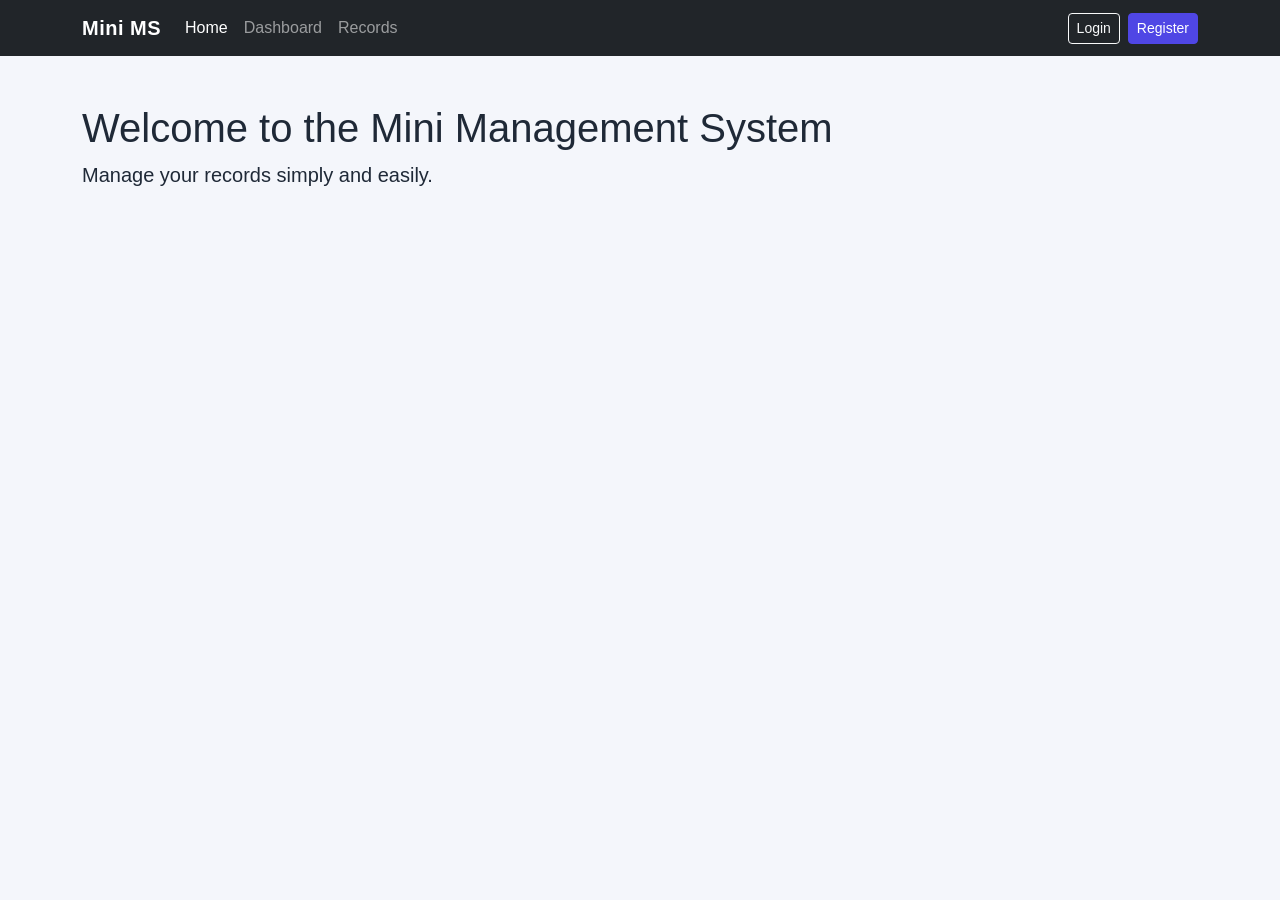
<file: frontend/index.html>
<!DOCTYPE html>
<html lang="en">
<head>
  <meta charset="UTF-8">
  <meta name="viewport" content="width=device-width, initial-scale=1">
  <title>Home | Mini Management System</title>
  <link href="https://cdn.jsdelivr.net/npm/bootstrap@5.3.3/dist/css/bootstrap.min.css" rel="stylesheet">
  <link rel="stylesheet" href="css/style.css">
</head>
<body>

  <!-- NAVBAR (copy this block into every page) -->
  <nav class="navbar navbar-expand-lg navbar-dark bg-dark">
    <div class="container">
      <a class="navbar-brand" href="index.html">Mini MS</a>
      <button class="navbar-toggler" type="button" data-bs-toggle="collapse"
              data-bs-target="#mainNav" aria-controls="mainNav"
              aria-expanded="false" aria-label="Toggle navigation">
        <span class="navbar-toggler-icon"></span>
      </button>
      <div class="collapse navbar-collapse" id="mainNav">
        <ul class="navbar-nav me-auto">
          <li class="nav-item"><a class="nav-link active" href="index.html">Home</a></li>
          <li class="nav-item"><a class="nav-link" href="dashboard.html">Dashboard</a></li>
          <li class="nav-item"><a class="nav-link" href="records.html">Records</a></li>
        </ul>
        <a class="btn btn-outline-light btn-sm me-2" href="login.html">Login</a>
        <a class="btn btn-primary btn-sm" href="register.html">Register</a>
      </div>
    </div>
  </nav>

  <main class="container py-5">
    <h1>Welcome to the Mini Management System</h1>
    <p class="lead">Manage your records simply and easily.</p>
  </main>

  <script src="https://cdn.jsdelivr.net/npm/bootstrap@5.3.3/dist/js/bootstrap.bundle.min.js"></script>
  <script src="js/main.js"></script>
</body>
</html>
</file>
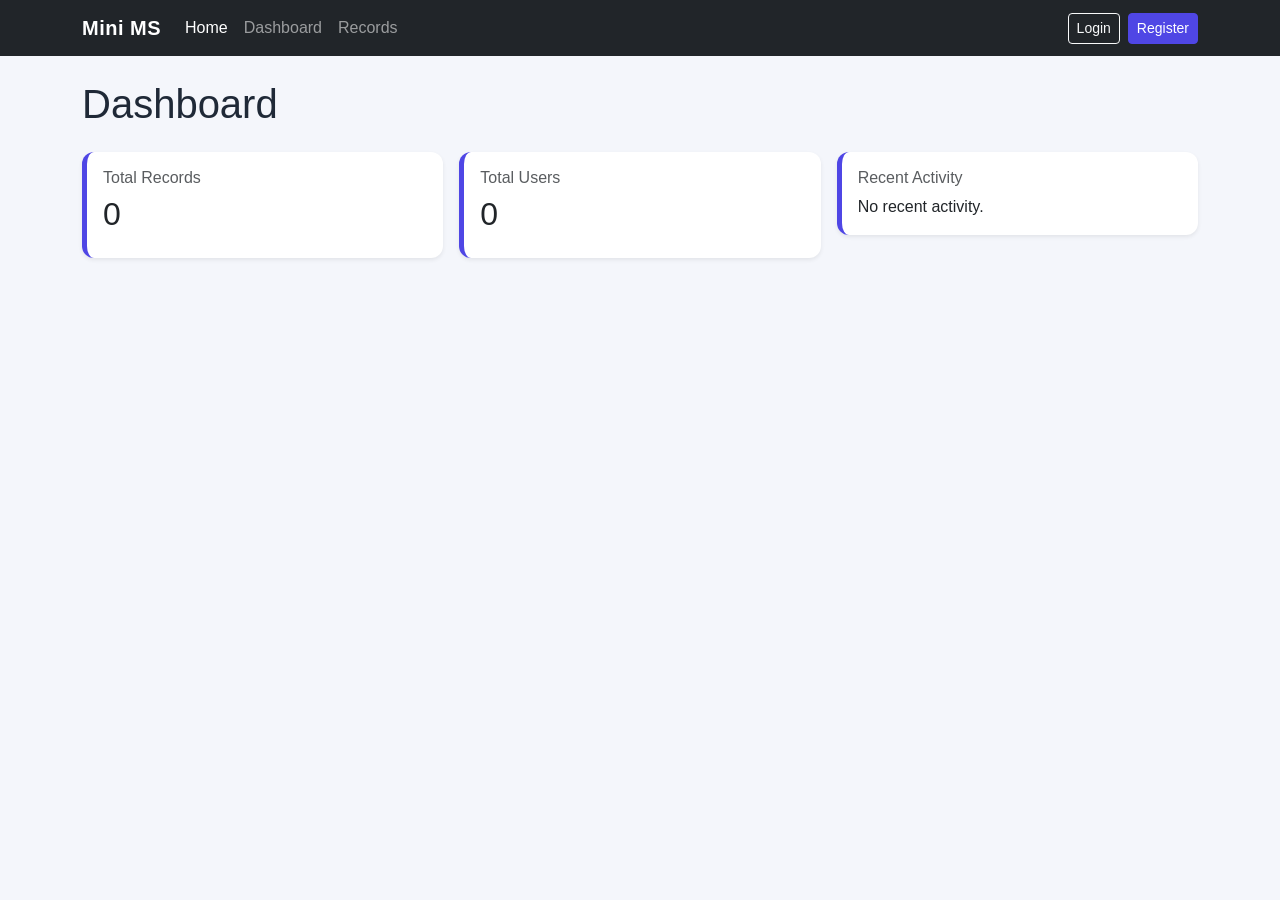
<file: frontend/dashboard.html>
<!DOCTYPE html>
<html lang="en">
<head>
  <meta charset="UTF-8">
  <meta name="viewport" content="width=device-width, initial-scale=1">
  <title>Home | Mini Management System</title>
  <link href="https://cdn.jsdelivr.net/npm/bootstrap@5.3.3/dist/css/bootstrap.min.css" rel="stylesheet">
  <link rel="stylesheet" href="css/style.css">
</head>
<body>

  <!-- NAVBAR (copy this block into every page) -->
  <nav class="navbar navbar-expand-lg navbar-dark bg-dark">
    <div class="container">
      <a class="navbar-brand" href="index.html">Mini MS</a>
      <button class="navbar-toggler" type="button" data-bs-toggle="collapse"
              data-bs-target="#mainNav" aria-controls="mainNav"
              aria-expanded="false" aria-label="Toggle navigation">
        <span class="navbar-toggler-icon"></span>
      </button>
      <div class="collapse navbar-collapse" id="mainNav">
        <ul class="navbar-nav me-auto">
          <li class="nav-item"><a class="nav-link active" href="index.html">Home</a></li>
          <li class="nav-item"><a class="nav-link" href="dashboard.html">Dashboard</a></li>
          <li class="nav-item"><a class="nav-link" href="records.html">Records</a></li>
        </ul>
        <a class="btn btn-outline-light btn-sm me-2" href="login.html">Login</a>
        <a class="btn btn-primary btn-sm" href="register.html">Register</a>
      </div>
    </div>
  </nav>

  <main class="container py-4">
  <h1 class="mb-4">Dashboard</h1>
  <div class="row g-3">
    <div class="col-12 col-md-6 col-lg-4">
      <div class="card summary-card shadow-sm">
        <div class="card-body">
          <h6 class="text-muted">Total Records</h6>
          <h2 id="totalRecords">0</h2>
        </div>
      </div>
    </div>
    <div class="col-12 col-md-6 col-lg-4">
      <div class="card summary-card shadow-sm">
        <div class="card-body">
          <h6 class="text-muted">Total Users</h6>
          <h2 id="totalUsers">0</h2>
        </div>
      </div>
    </div>
    <div class="col-12 col-md-12 col-lg-4">
      <div class="card summary-card shadow-sm">
        <div class="card-body">
          <h6 class="text-muted">Recent Activity</h6>
          <p id="recentActivity" class="mb-0">No recent activity.</p>
        </div>
      </div>
    </div>
  </div>
</main>
</file>
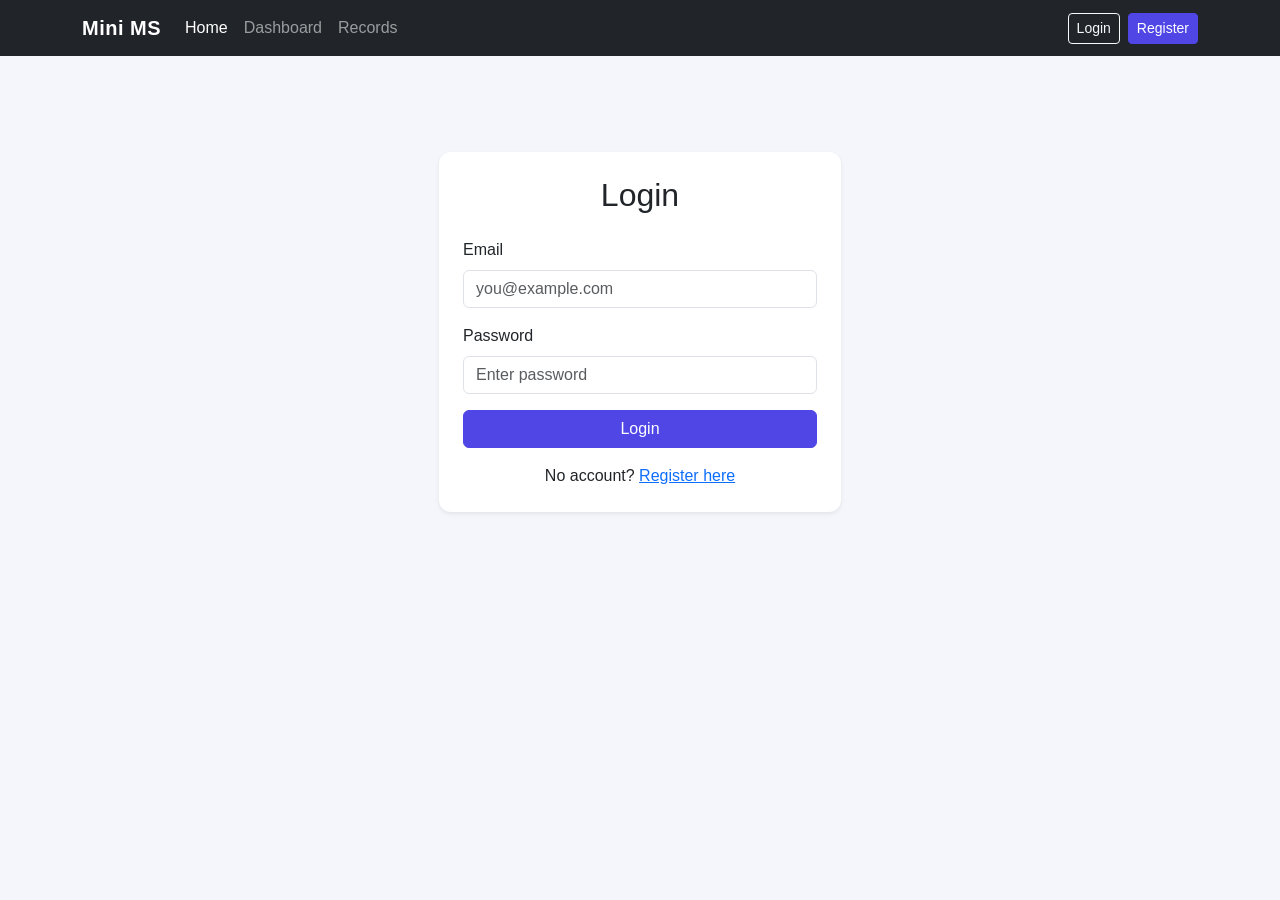
<file: frontend/login.html>
<!DOCTYPE html>
<html lang="en">
<head>
  <meta charset="UTF-8">
  <meta name="viewport" content="width=device-width, initial-scale=1">
  <title>Home | Mini Management System</title>
  <link href="https://cdn.jsdelivr.net/npm/bootstrap@5.3.3/dist/css/bootstrap.min.css" rel="stylesheet">
  <link rel="stylesheet" href="css/style.css">
</head>
<body>

  <!-- NAVBAR (copy this block into every page) -->
  <nav class="navbar navbar-expand-lg navbar-dark bg-dark">
    <div class="container">
      <a class="navbar-brand" href="index.html">Mini MS</a>
      <button class="navbar-toggler" type="button" data-bs-toggle="collapse"
              data-bs-target="#mainNav" aria-controls="mainNav"
              aria-expanded="false" aria-label="Toggle navigation">
        <span class="navbar-toggler-icon"></span>
      </button>
      <div class="collapse navbar-collapse" id="mainNav">
        <ul class="navbar-nav me-auto">
          <li class="nav-item"><a class="nav-link active" href="index.html">Home</a></li>
          <li class="nav-item"><a class="nav-link" href="dashboard.html">Dashboard</a></li>
          <li class="nav-item"><a class="nav-link" href="records.html">Records</a></li>
        </ul>
        <a class="btn btn-outline-light btn-sm me-2" href="login.html">Login</a>
        <a class="btn btn-primary btn-sm" href="register.html">Register</a>
      </div>
    </div>
  </nav>
  
  <main class="container auth-container py-5">

<main class="container auth-container py-5">
  <div class="card shadow-sm">
    <div class="card-body p-4">
      <h2 class="text-center mb-4">Login</h2>
      <form id="loginForm">
        <div class="mb-3">
          <label for="email" class="form-label">Email</label>
          <input type="email" class="form-control" id="email" name="email"
                 placeholder="you@example.com" required>
        </div>
        <div class="mb-3">
          <label for="password" class="form-label">Password</label>
          <input type="password" class="form-control" id="password" name="password"
                 placeholder="Enter password" required>
        </div>
        <button type="submit" class="btn btn-primary w-100" id="loginBtn">Login</button>
      </form>
      <p class="text-center mt-3 mb-0">No account? <a href="register.html">Register here</a></p>
    </div>
  </div>
</main>
</file>
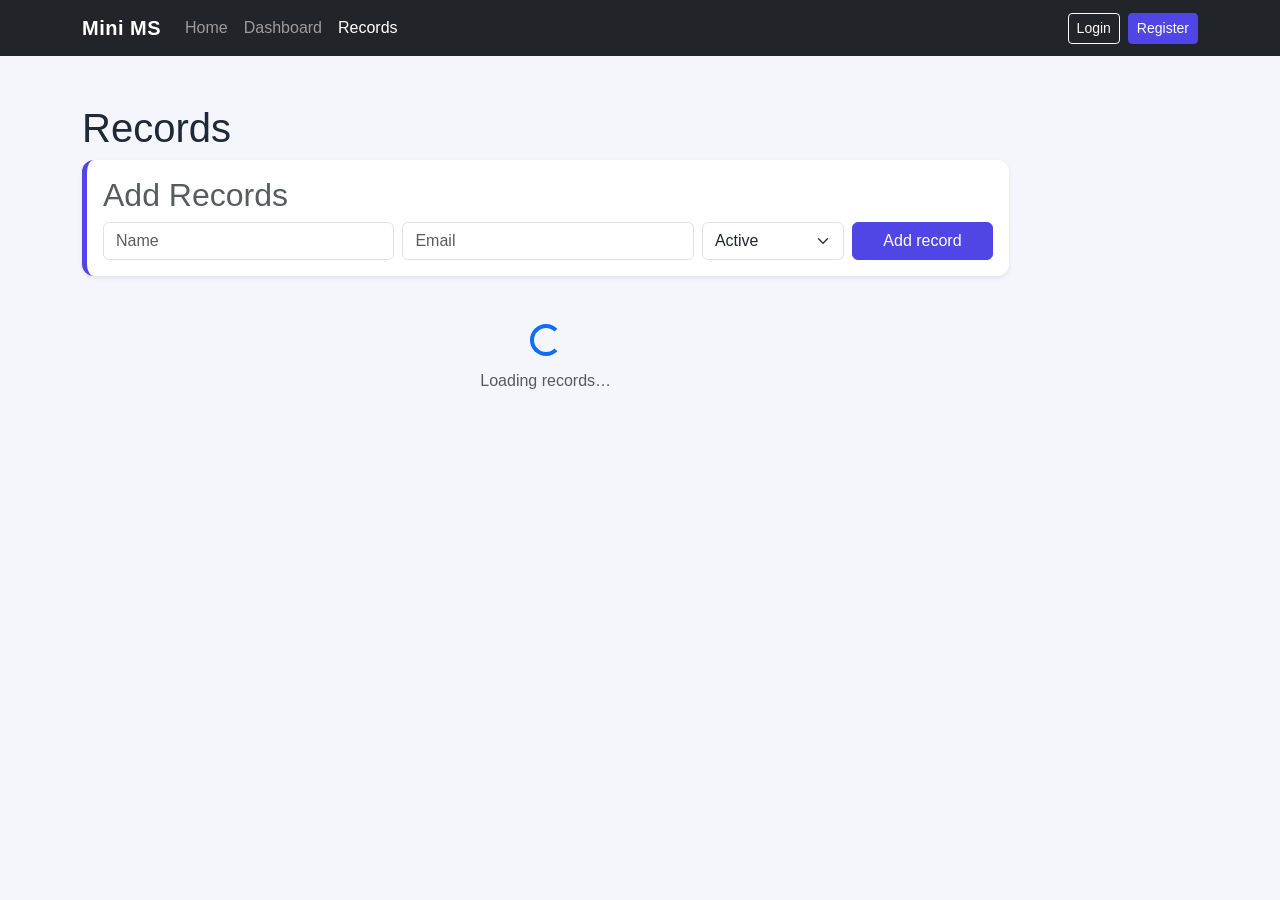
<file: frontend/records.html>
<!DOCTYPE html>
<html lang="en">
<head>
  <meta charset="UTF-8">
  <meta name="viewport" content="width=device-width, initial-scale=1">
  <title>Records | Mini Management System</title>
  <link href="https://cdn.jsdelivr.net/npm/bootstrap@5.3.3/dist/css/bootstrap.min.css" rel="stylesheet">
  <link rel="stylesheet" href="css/style.css">
</head>
<body>

  <!-- NAVBAR (same as index.html, only the "active" link differs) -->
  <nav class="navbar navbar-expand-lg navbar-dark bg-dark">
    <div class="container">
      <a class="navbar-brand" href="index.html">Mini MS</a>
      <button class="navbar-toggler" type="button" data-bs-toggle="collapse"
              data-bs-target="#mainNav" aria-controls="mainNav"
              aria-expanded="false" aria-label="Toggle navigation">
        <span class="navbar-toggler-icon"></span>
      </button>
      <div class="collapse navbar-collapse" id="mainNav">
        <ul class="navbar-nav me-auto">
          <li class="nav-item"><a class="nav-link" href="index.html">Home</a></li>
          <li class="nav-item"><a class="nav-link" href="dashboard.html">Dashboard</a></li>
          <li class="nav-item"><a class="nav-link active" href="records.html">Records</a></li>
        </ul>
        <a class="btn btn-outline-light btn-sm me-2" href="login.html">Login</a>
        <a class="btn btn-primary btn-sm" href="register.html">Register</a>
      </div>
    </div>
  </nav>

  <main class="container py-5">
    <h1>Records</h1><div class="row g-3">

    <!-- [COMP-01] Add Record form -->
    <div class="col-12 col-md-6 col-lg-10">
      <div class="card summary-card shadow-sm">
        <div class="card-body">
    <h2 class="text-muted">Add Records</h2>
    <form id="addForm" class="row g-2" novalidate>
          <div class="col-12 col-md-4">
            <input type="text" id="addName" class="form-control" placeholder="Name" required>
            <div class="invalid-feedback">Enter a name.</div>
          </div>
          <div class="col-12 col-md-4">
            <input type="email" id="addEmail" class="form-control" placeholder="Email" required>
            <div class="invalid-feedback">Enter a valid email.</div>
          </div>
          <div class="col-8 col-md-2">
            <select id="addStatus" class="form-select">
              <option>Active</option>
              <option>Inactive</option>
            </select>
          </div>
          <div class="col-4 col-md-2 d-grid">
            <button type="submit" class="btn btn-primary">Add record</button>
          </div>
        </form>
      </div>
    </div>

    <!-- [COMP-07] Loading message -->
    <div id="loading" class="text-center py-5">
      <div class="spinner-border text-primary" role="status"></div>
      <p class="mt-2 text-muted mb-0">Loading records…</p>
    </div>
  
    <!-- [COMP-02] View Records table -->
    <div id="tableWrap" class="table-responsive d-none">
      <table class="table table-hover align-middle bg-white shadow-sm">
        <thead class="table-light">
          <tr>
            <th>#</th><th>Name</th><th>Email</th><th>Status</th>
            <th class="text-end">Actions</th>
          </tr>
        </thead>
        <tbody id="recordsBody"></tbody>
      </table>
      <p id="emptyMsg" class="text-center text-muted d-none">No records found. Add one above.</p>
    </div>
  
  <!-- [COMP-06] Pagination -->
  <nav aria-label="Records pages">
      <ul id="pagination" class="pagination justify-content-center"></ul>
  </nav>

  </main>

  <!-- [COMP-04] Edit Record modal -->
  <div class="modal fade" id="editModal" tabindex="-1" aria-labelledby="editTitle" aria-hidden="true">
    <div class="modal-dialog">
      <form id="editForm" class="modal-content" novalidate>
        <div class="modal-header">
          <h5 class="modal-title" id="editTitle">Edit record</h5>
          <button type="button" class="btn-close" data-bs-dismiss="modal" aria-label="Close"></button>
        </div>
        <div class="modal-body">
          <input type="hidden" id="editId">
          <div class="mb-3">
            <label class="form-label" for="editName">Name</label>
            <input type="text" id="editName" class="form-control" required>
            <div class="invalid-feedback">Enter a name.</div>
          </div>
          <div class="mb-3">
            <label class="form-label" for="editEmail">Email</label>
            <input type="email" id="editEmail" class="form-control" required>
            <div class="invalid-feedback">Enter a valid email.</div>
          </div>
          <div class="mb-3">
            <label class="form-label" for="editStatus">Status</label>
            <select id="editStatus" class="form-select">
              <option>Active</option>
              <option>Inactive</option>
            </select>
          </div>
        </div>
        <div class="modal-footer">
          <button type="button" class="btn btn-secondary" data-bs-dismiss="modal">Cancel</button>
          <button type="submit" class="btn btn-primary">Save changes</button>
        </div>
      </form>
    </div>
  </div>

  <!-- [COMP-05] Delete confirmation modal -->
  <div class="modal fade" id="deleteModal" tabindex="-1" aria-labelledby="deleteTitle" aria-hidden="true">
    <div class="modal-dialog">
      <div class="modal-content">
        <div class="modal-header">
          <h5 class="modal-title" id="deleteTitle">Delete record</h5>
          <button type="button" class="btn-close" data-bs-dismiss="modal" aria-label="Close"></button>
        </div>
        <div class="modal-body">
          Delete <strong id="deleteName"></strong>? This can't be undone.
        </div>
        <div class="modal-footer">
          <button type="button" class="btn btn-secondary" data-bs-dismiss="modal">Cancel</button>
          <button type="button" id="confirmDelete" class="btn btn-danger">Delete record</button>
        </div>
      </div>
    </div>
  </div>

  <script src="https://cdn.jsdelivr.net/npm/bootstrap@5.3.3/dist/js/bootstrap.bundle.min.js"></script>
  <script src="js/main.js"></script>
</body>
</html>
</file>
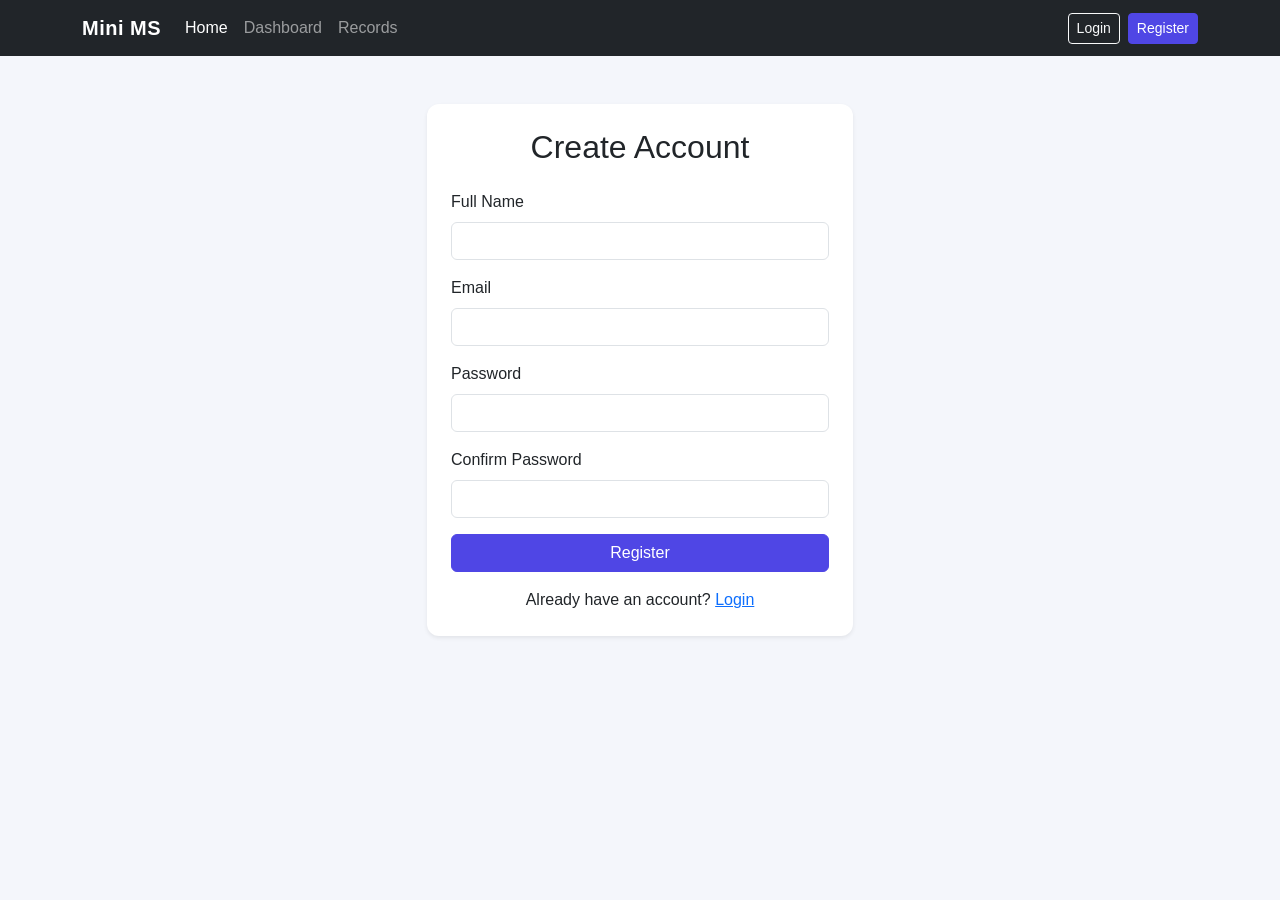
<file: frontend/register.html>
<!DOCTYPE html>
<html lang="en">
<head>
  <meta charset="UTF-8">
  <meta name="viewport" content="width=device-width, initial-scale=1">
  <title>Home | Mini Management System</title>
  <link href="https://cdn.jsdelivr.net/npm/bootstrap@5.3.3/dist/css/bootstrap.min.css" rel="stylesheet">
  <link rel="stylesheet" href="css/style.css">
</head>
<body>

  <!-- NAVBAR (copy this block into every page) -->
  <nav class="navbar navbar-expand-lg navbar-dark bg-dark">
    <div class="container">
      <a class="navbar-brand" href="index.html">Mini MS</a>
      <button class="navbar-toggler" type="button" data-bs-toggle="collapse"
              data-bs-target="#mainNav" aria-controls="mainNav"
              aria-expanded="false" aria-label="Toggle navigation">
        <span class="navbar-toggler-icon"></span>
      </button>
      <div class="collapse navbar-collapse" id="mainNav">
        <ul class="navbar-nav me-auto">
          <li class="nav-item"><a class="nav-link active" href="index.html">Home</a></li>
          <li class="nav-item"><a class="nav-link" href="dashboard.html">Dashboard</a></li>
          <li class="nav-item"><a class="nav-link" href="records.html">Records</a></li>
        </ul>
        <a class="btn btn-outline-light btn-sm me-2" href="login.html">Login</a>
        <a class="btn btn-primary btn-sm" href="register.html">Register</a>
      </div>
    </div>
  </nav>

  <main class="container auth-container py-5">
  <div class="card shadow-sm">
    <div class="card-body p-4">
      <h2 class="text-center mb-4">Create Account</h2>
      <form id="registerForm">
        <div class="mb-3">
          <label for="name" class="form-label">Full Name</label>
          <input type="text" class="form-control" id="name" name="name" required>
        </div>
        <div class="mb-3">
          <label for="email" class="form-label">Email</label>
          <input type="email" class="form-control" id="email" name="email" required>
        </div>
        <div class="mb-3">
          <label for="password" class="form-label">Password</label>
          <input type="password" class="form-control" id="password" name="password"
                 minlength="6" required>
        </div>
        <div class="mb-3">
          <label for="confirmPassword" class="form-label">Confirm Password</label>
          <input type="password" class="form-control" id="confirmPassword"
                 name="confirmPassword" required>
        </div>
        <button type="submit" class="btn btn-primary w-100" id="registerBtn">Register</button>
      </form>
      <p class="text-center mt-3 mb-0">Already have an account? <a href="login.html">Login</a></p>
    </div>
  </div>
</main>
</file>
<file: frontend/css/style.css>
body {
  font-family: Arial, sans-serif;
  margin: 0;
}

.auth-container { max-width: 450px; }

:root {
  --primary: #4f46e5;
  --bg: #f4f6fb;
  --text: #1f2937;
}

body {
  font-family: "Segoe UI", Roboto, Arial, sans-serif;
  background-color: var(--bg);
  color: var(--text);
}

.navbar-brand { font-weight: 700; letter-spacing: 0.5px; }

.btn-primary {
  background-color: var(--primary);
  border-color: var(--primary);
}
.btn-primary:hover {
  background-color: #4338ca;
  border-color: #4338ca;
}

.card {
  border: none;
  border-radius: 12px;
}

.auth-container { max-width: 450px; }

.summary-card {
  border-left: 5px solid var(--primary);
  transition: transform 0.2s ease;
}
.summary-card:hover { transform: translateY(-3px); }

.form-control:focus {
  border-color: var(--primary);
  box-shadow: 0 0 0 0.2rem rgba(79, 70, 229, 0.2);
}

/* ---------- Responsive ---------- */

/* Tables scroll sideways instead of breaking the layout */
.table-responsive { overflow-x: auto; }

/* Tablets */
@media (max-width: 991.98px) {
  main.container { padding-top: 1.5rem; }
}

/* Mobile */
@media (max-width: 576px) {
  h1 { font-size: 1.6rem; }
  h2 { font-size: 1.4rem; }
  .auth-container { padding-left: 1rem; padding-right: 1rem; }
  .navbar .btn { display: block; width: 100%; margin: 0.4rem 0 0 !important; }
  .summary-card { margin-bottom: 0.5rem; }
}
</file>
